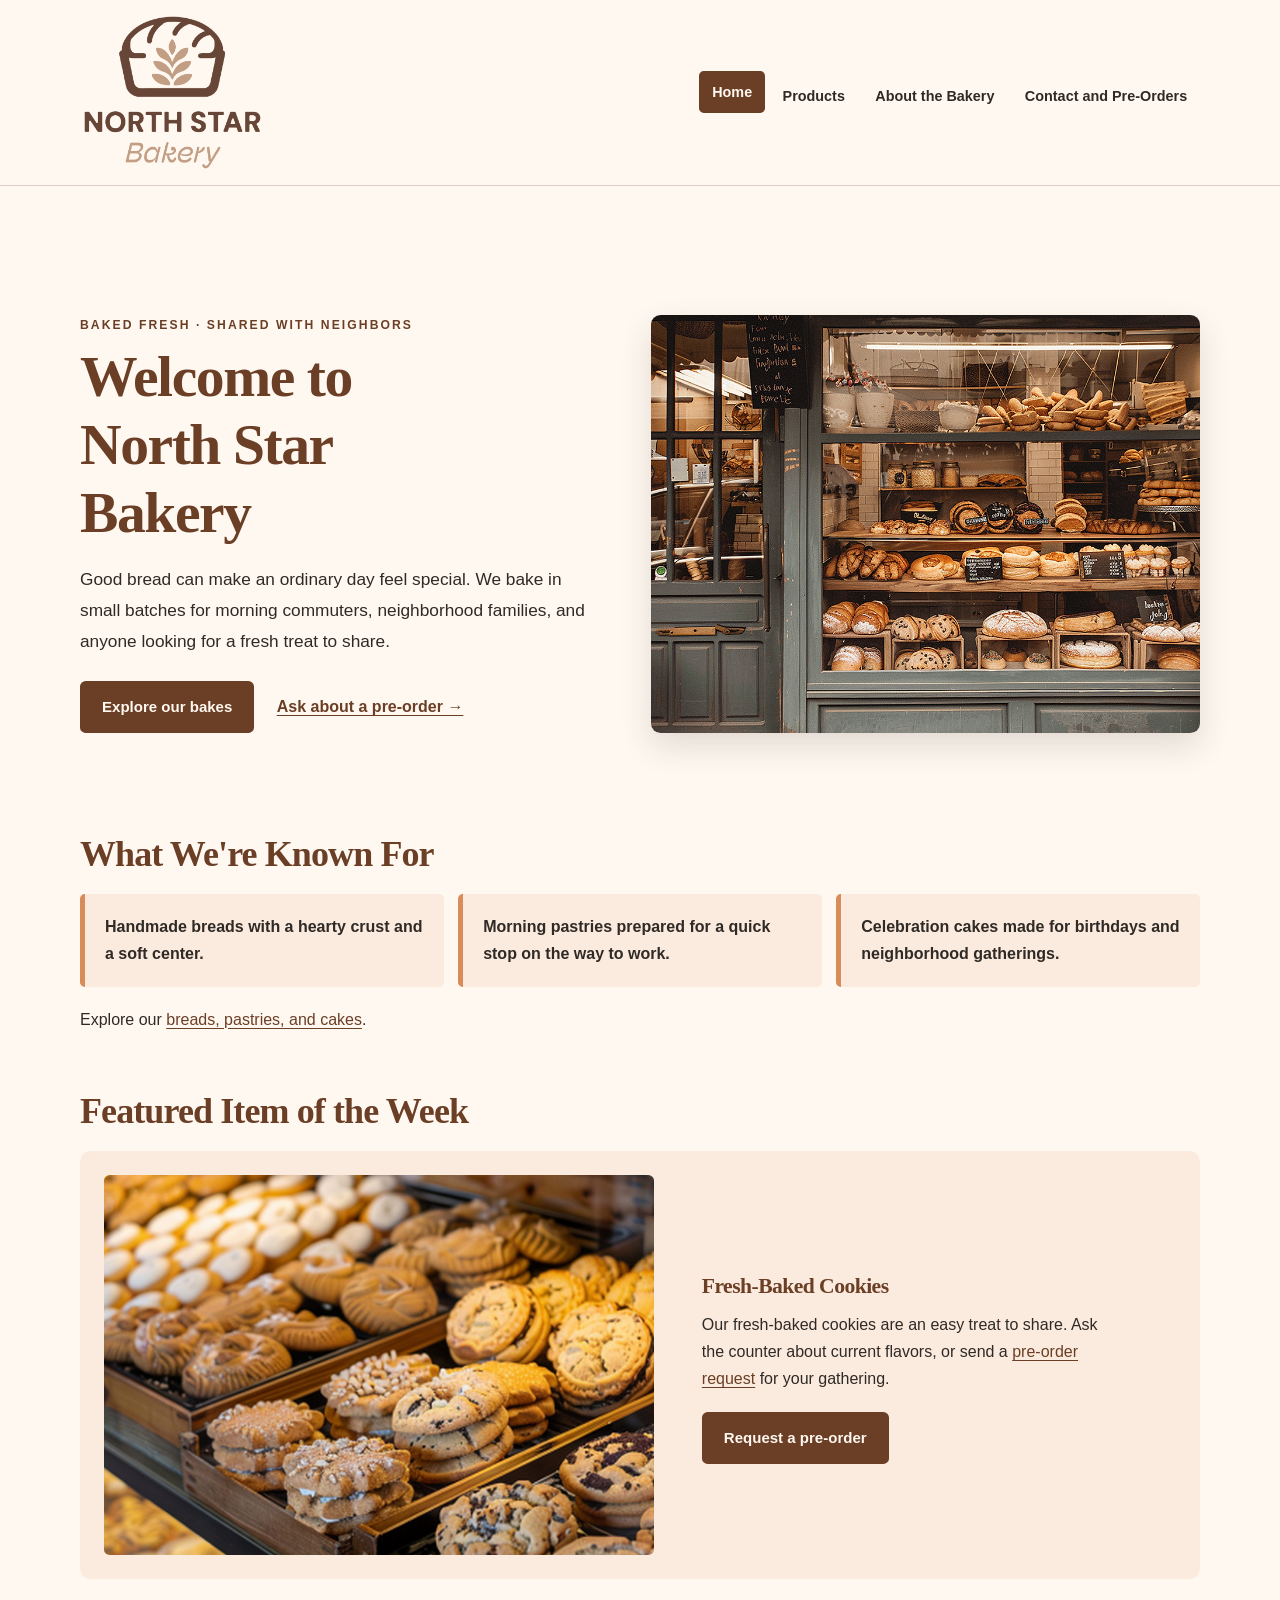
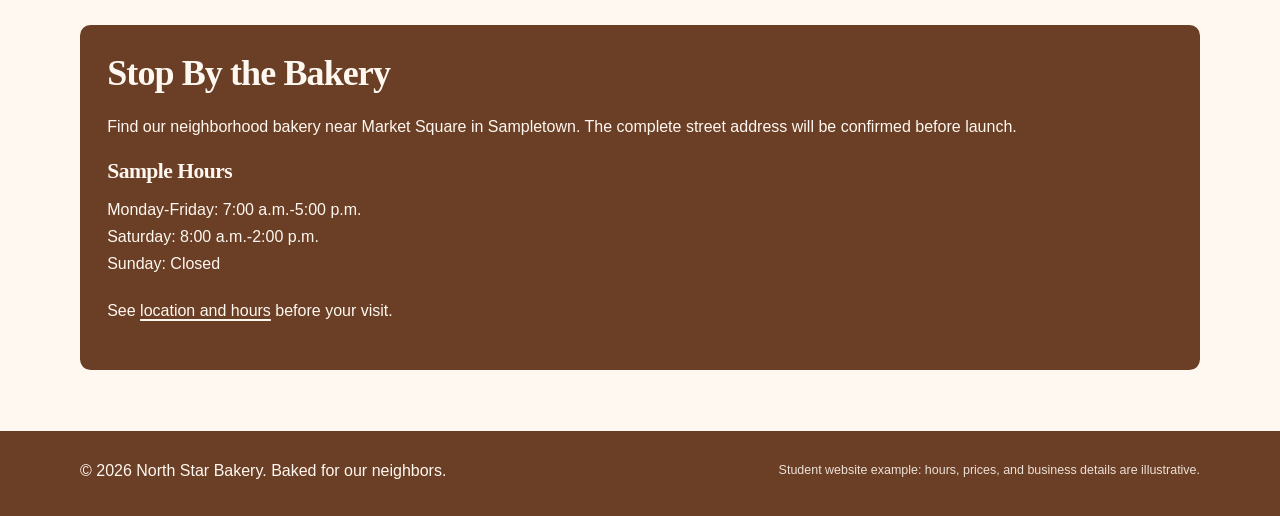
<file: index.html>
<!DOCTYPE html>

<html lang="en">
<head>
<meta charset="utf-8"/>
<meta content="width=device-width, initial-scale=1.0" name="viewport"/>
<meta content="Discover fresh breads, pastries, and cakes at North Star Bakery." name="description"/>
<title>Home | North Star Bakery</title>
<link href="styles.css" rel="stylesheet"/></head>
<body>
<a class="skip-link" href="#main-content">Skip to main content</a>
<header class="site-header"><div class="container header-inner"><a aria-label="North Star Bakery home" class="brand" href="index.html"><img alt="North Star Bakery logo with a bread loaf illustration" class="brand-logo" height="134" src="assets/bakery-logo-site.png" width="190"/></a><nav aria-label="Main navigation" class="site-nav">
<ul class="nav-list">
<li><a aria-current="page" class="active" href="index.html">Home</a></li>
<li><a href="products.html">Products</a></li>
<li><a href="about.html">About the Bakery</a></li>
<li><a href="contact.html">Contact and Pre-Orders</a></li>
</ul>
</nav></div></header>
<main class="container main-content" id="main-content"><section aria-labelledby="home-title" class="hero content-section"><div class="hero-copy"><p class="eyebrow">BAKED FRESH · SHARED WITH NEIGHBORS</p><h1 id="home-title">Welcome to North Star Bakery</h1><p class="lead">Good bread can make an ordinary day feel special. We bake in small
      batches for morning commuters, neighborhood families, and anyone
      looking for a fresh treat to share.</p><div class="hero-actions"><a class="button button-primary" href="products.html">Explore our bakes</a><a class="text-action" href="contact.html">Ask about a pre-order →</a></div></div><img alt="Welcoming bakery storefront with fresh breads and pastries in the window" class="hero-image" height="715" src="assets/bakery-storefront_c.png" width="1200"/></section>


<section aria-labelledby="known-for" class="content-section known-section">
<h2 id="known-for">What We're Known For</h2>
<ul class="benefit-list">
<li>Handmade breads with a hearty crust and a soft center.</li>
<li>Morning pastries prepared for a quick stop on the way to work.</li>
<li>Celebration cakes made for birthdays and neighborhood gatherings.</li>
</ul>
<p>Explore our <a href="products.html">breads, pastries, and cakes</a>.</p>
</section>
<section aria-labelledby="weekly-feature" class="content-section featured-section">
<h2 id="weekly-feature">Featured Item of the Week</h2><div class="feature-layout"><picture class="feature-picture">
<source media="(max-width: 600px)" srcset="assets/bakery-feature-small_c.png"/>
<img alt="Assorted cookies and pastries arranged in the bakery display case" height="600" src="assets/bakery-feature-large_c.png" width="1200"/>
</picture><div class="feature-copy"><h3>Fresh-Baked Cookies</h3><p>Our fresh-baked cookies are an easy treat to share. Ask
        the counter about current flavors, or send a
        <a href="contact.html">pre-order request</a> for your gathering.</p><a class="button button-primary" href="contact.html">Request a pre-order</a></div></div>



</section>
<section aria-labelledby="visit" class="content-section visit-panel">
<h2 id="visit">Stop By the Bakery</h2>
<p>Find our neighborhood bakery near Market Square in Sampletown.
        The complete street address will be confirmed before launch.</p>
<h3>Sample Hours</h3>
<p>Monday-Friday: 7:00 a.m.-5:00 p.m.<br/>
        Saturday: 8:00 a.m.-2:00 p.m.<br/>
        Sunday: Closed</p>
<p>See <a href="contact.html#location-hours">location and hours</a>
        before your visit.</p>
</section>
</main>
<footer class="site-footer"><div class="container footer-inner"><p>© 2026 North Star Bakery. Baked for our neighbors.</p><p>Student website example: hours, prices, and business details are illustrative.</p></div></footer>
</body>
</html>
</file>
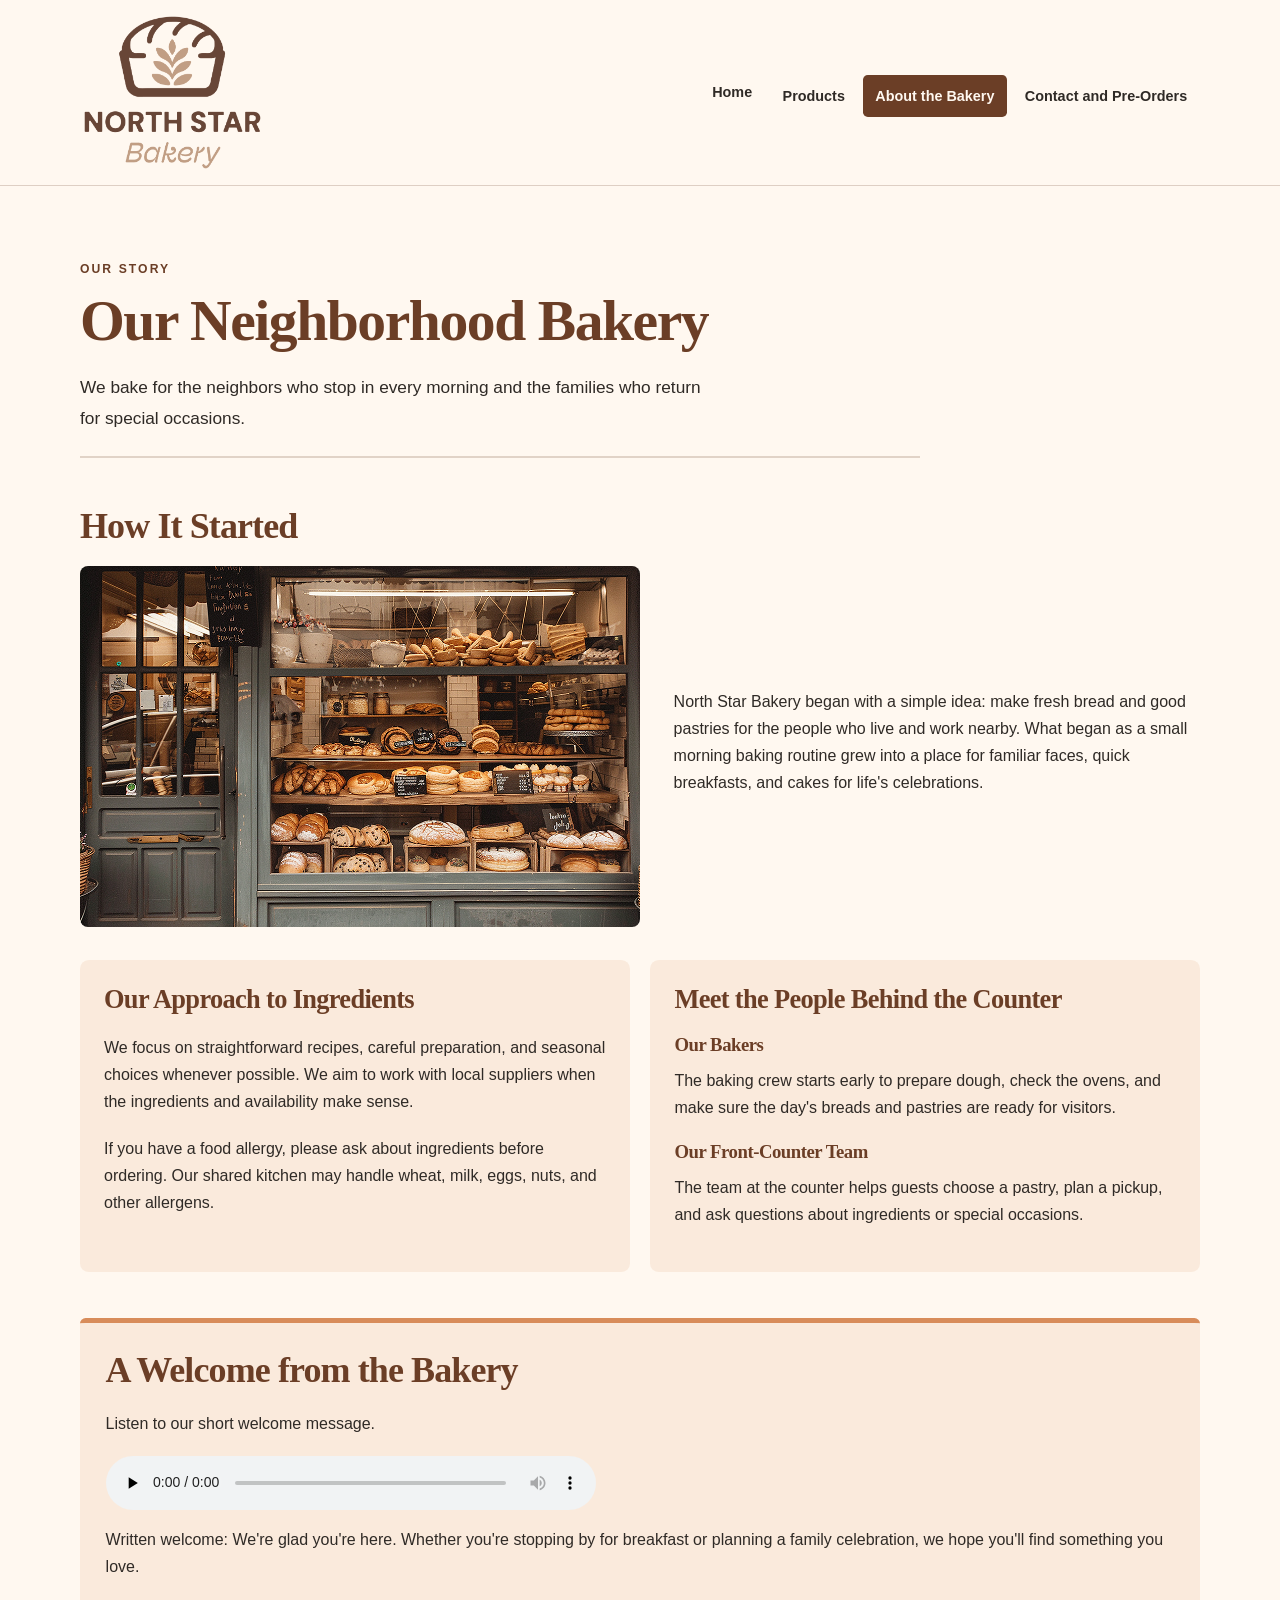
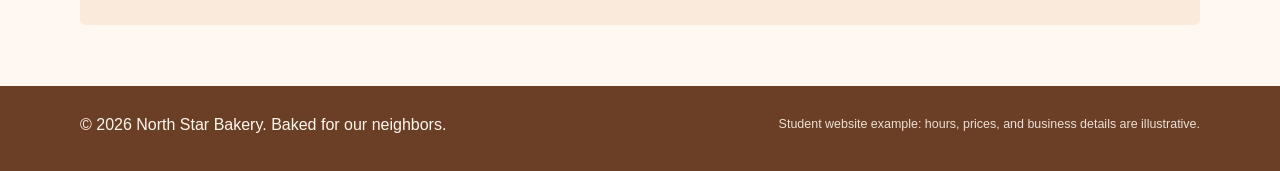
<file: about.html>
<!DOCTYPE html>

<html lang="en">
<head>
<meta charset="utf-8"/>
<meta content="width=device-width, initial-scale=1.0" name="viewport"/>
<meta content="Learn about the story, ingredients, and people behind North Star Bakery." name="description"/>
<title>About | North Star Bakery</title>
<link href="styles.css" rel="stylesheet"/></head>
<body>
<a class="skip-link" href="#main-content">Skip to main content</a>
<header class="site-header"><div class="container header-inner"><a aria-label="North Star Bakery home" class="brand" href="index.html"><img alt="North Star Bakery logo with a bread loaf illustration" class="brand-logo" height="134" src="assets/bakery-logo-site.png" width="190"/></a><nav aria-label="Main navigation" class="site-nav">
<ul class="nav-list">
<li><a href="index.html">Home</a></li>
<li><a href="products.html">Products</a></li>
<li><a aria-current="page" class="active" href="about.html">About the Bakery</a></li>
<li><a href="contact.html">Contact and Pre-Orders</a></li>
</ul>
</nav></div></header>
<main class="container main-content" id="main-content"><div class="page-intro"><p class="eyebrow">OUR STORY</p><h1>Our Neighborhood Bakery</h1><p class="lead">We bake for the neighbors who stop in every morning and the families who return for special occasions.</p></div>

<section aria-labelledby="our-story" class="content-section story-section">
<h2 id="our-story">How It Started</h2><div class="story-layout"><img alt="Bakery storefront with windows displaying shelves of fresh bread" height="715" src="assets/bakery-storefront_c.png" width="1200"/><p>North Star Bakery began with a simple idea: make fresh bread and
        good pastries for the people who live and work nearby. What began
        as a small morning baking routine grew into a place for familiar
        faces, quick breakfasts, and cakes for life's celebrations.</p></div>


</section><div class="about-card-grid"><section aria-labelledby="ingredients" class="content-section info-card">
<h2 id="ingredients">Our Approach to Ingredients</h2>
<p>We focus on straightforward recipes, careful preparation, and
        seasonal choices whenever possible. We aim to work with local
        suppliers when the ingredients and availability make sense.</p>
<p>If you have a food allergy, please ask about ingredients before
        ordering. Our shared kitchen may handle wheat, milk, eggs, nuts,
        and other allergens.</p>
</section><section aria-labelledby="team" class="content-section info-card">
<h2 id="team">Meet the People Behind the Counter</h2>
<h3>Our Bakers</h3>
<p>The baking crew starts early to prepare dough, check the ovens,
        and make sure the day's breads and pastries are ready for visitors.</p>
<h3>Our Front-Counter Team</h3>
<p>The team at the counter helps guests choose a pastry, plan a
        pickup, and ask questions about ingredients or special occasions.</p>
</section></div>


<section aria-labelledby="welcome-audio" class="content-section audio-panel">
<h2 id="welcome-audio">A Welcome from the Bakery</h2>
<p>Listen to our short welcome message.</p>
<audio controls="" preload="none">
<source src="assets/bakery-welcome_c.mp3" type="audio/mpeg"/>
        Your browser cannot play this audio. Welcome to North Star Bakery,
        a neighborhood place for handmade breads, pastries, and cakes.
      </audio>
<p>Written welcome: We're glad you're here. Whether you're
        stopping by for breakfast or planning a family celebration,
        we hope you'll find something you love.</p>
</section>
</main>
<footer class="site-footer"><div class="container footer-inner"><p>© 2026 North Star Bakery. Baked for our neighbors.</p><p>Student website example: hours, prices, and business details are illustrative.</p></div></footer>
</body>
</html>
</file>
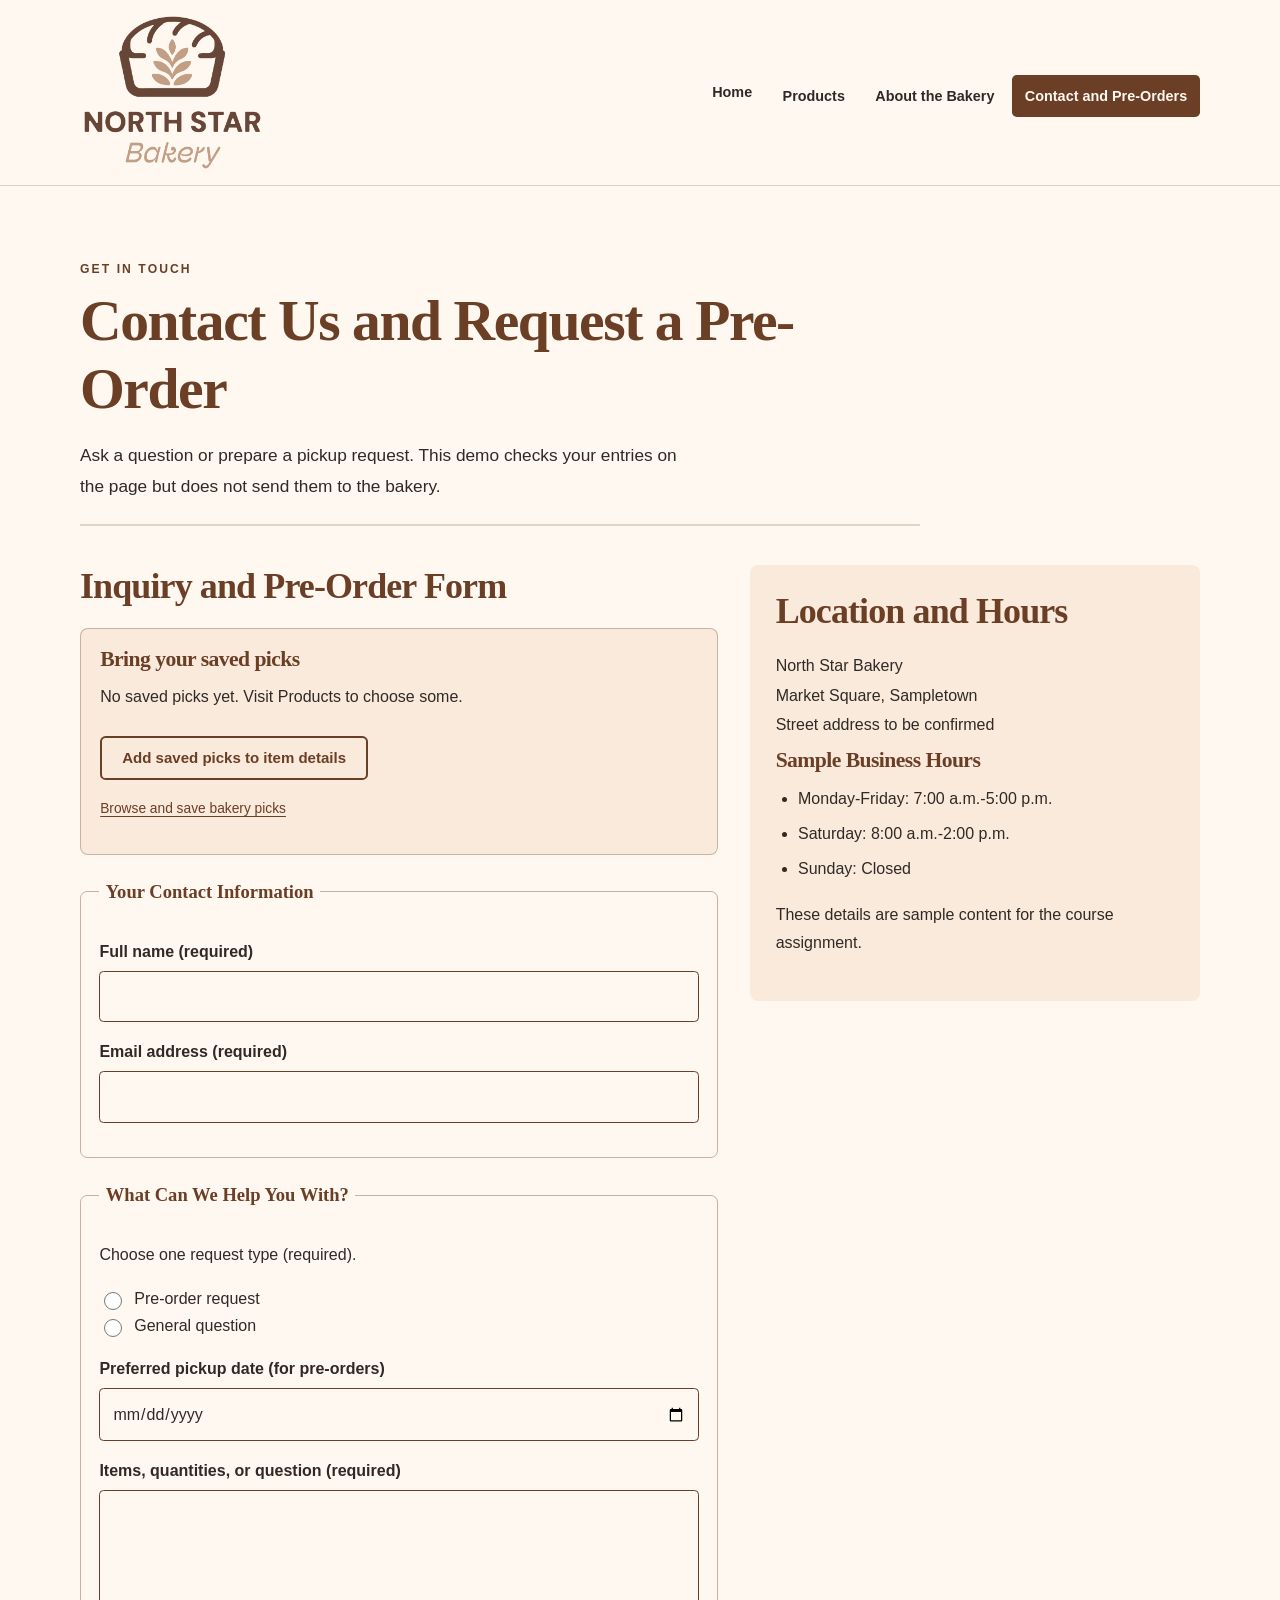
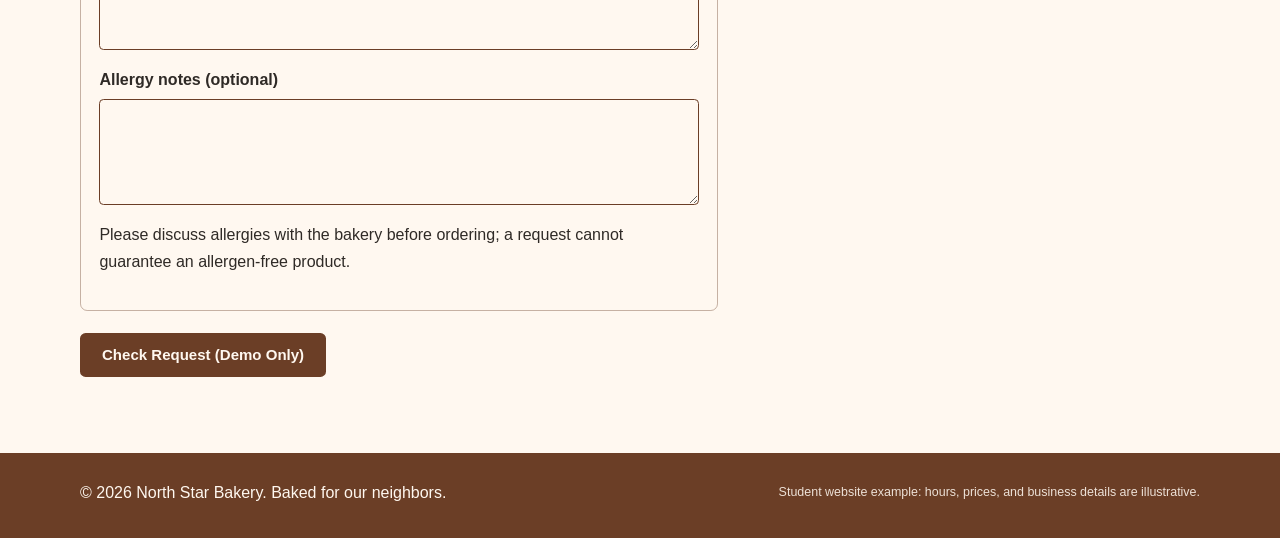
<file: contact.html>
<!DOCTYPE html>

<html lang="en">
<head>
<meta charset="utf-8"/>
<meta content="width=device-width, initial-scale=1.0" name="viewport"/>
<meta content="Ask North Star Bakery a question or plan a pickup request." name="description"/>
<title>Contact and Pre-Orders | North Star Bakery</title>
<link href="styles.css" rel="stylesheet"/><script defer="" src="script.js"></script></head>
<body>
<a class="skip-link" href="#main-content">Skip to main content</a>
<header class="site-header"><div class="container header-inner"><a aria-label="North Star Bakery home" class="brand" href="index.html"><img alt="North Star Bakery logo with a bread loaf illustration" class="brand-logo" height="134" src="assets/bakery-logo-site.png" width="190"/></a><nav aria-label="Main navigation" class="site-nav">
<ul class="nav-list">
<li><a href="index.html">Home</a></li>
<li><a href="products.html">Products</a></li>
<li><a href="about.html">About the Bakery</a></li>
<li><a aria-current="page" class="active" href="contact.html">Contact and Pre-Orders</a></li>
</ul>
</nav></div></header>
<main class="container main-content" id="main-content"><div class="page-intro"><p class="eyebrow">GET IN TOUCH</p><h1>Contact Us and Request a Pre-Order</h1><p class="lead">Ask a question or prepare a pickup request. This demo checks your entries on the page but does not send them to the bakery.</p></div>
<div class="contact-layout"><section aria-labelledby="request-heading" class="content-section form-panel">
<h2 id="request-heading">Inquiry and Pre-Order Form</h2>

<div aria-labelledby="saved-inquiry-heading" class="saved-inquiry">
<h3 id="saved-inquiry-heading">Bring your saved picks</h3>
<p aria-live="polite" id="saved-inquiry-summary">Favorites you save on the Products page will show up here.</p>
<button class="button button-outline" id="use-favorites" type="button">Add saved picks to item details</button>
<p class="small-note"><a href="products.html#favorites">Browse and save bakery picks</a></p>
</div><form action="#" id="bakery-request-form" method="post">
<fieldset class="form-group">
<legend>Your Contact Information</legend>
<p>
<label for="customer-name">Full name (required)</label><br/>
<input aria-describedby="name-error" autocomplete="name" id="customer-name" maxlength="80" minlength="2" name="customer_name" required="" type="text"/><span aria-live="polite" class="field-error" id="name-error"></span>
</p>
<p>
<label for="customer-email">Email address (required)</label><br/>
<input aria-describedby="email-error" autocomplete="email" id="customer-email" name="customer_email" required="" type="email"/><span aria-live="polite" class="field-error" id="email-error"></span>
</p>
</fieldset>
<fieldset class="form-group">
<legend>What Can We Help You With?</legend>
<p>Choose one request type (required).</p>
<p>
<input aria-describedby="type-error" id="pre-order" name="request_type" required="" type="radio" value="pre-order"/>
<label class="radio-label" for="pre-order">Pre-order request</label><br/>
<input aria-describedby="type-error" id="question" name="request_type" type="radio" value="general-question"/>
<label class="radio-label" for="question">General question</label>
<span aria-live="polite" class="field-error" id="type-error"></span></p><p aria-live="polite" class="small-note" id="remembered-choice"></p>
<p>
<label for="pickup-date">Preferred pickup date (for pre-orders)</label><br/>
<input aria-describedby="date-error" id="pickup-date" name="pickup_date" type="date"/><span aria-live="polite" class="field-error" id="date-error"></span>
</p>
<p>
<label for="item-details">Items, quantities, or question (required)</label><br/>
<textarea aria-describedby="details-error" cols="45" id="item-details" maxlength="800" minlength="10" name="item_details" required="" rows="5"></textarea><span aria-live="polite" class="field-error" id="details-error"></span>
</p>
<p>
<label for="allergy-notes">Allergy notes (optional)</label><br/>
<textarea cols="45" id="allergy-notes" maxlength="500" name="allergy_notes" rows="3"></textarea>
</p>
<p>Please discuss allergies with the bakery before ordering;
            a request cannot guarantee an allergen-free product.</p>
</fieldset>
<p><button class="button button-primary" type="submit">Check Request (Demo Only)</button></p><p aria-live="polite" id="form-status" role="status"></p>
</form>
</section><section aria-labelledby="visit-us" class="content-section location-panel" id="location-hours">
<h2 id="visit-us">Location and Hours</h2>
<address>
        North Star Bakery<br/>
        Market Square, Sampletown<br/>
        Street address to be confirmed
      </address>
<h3>Sample Business Hours</h3>
<ul>
<li>Monday-Friday: 7:00 a.m.-5:00 p.m.</li>
<li>Saturday: 8:00 a.m.-2:00 p.m.</li>
<li>Sunday: Closed</li>
</ul>
<p>These details are sample content for the course assignment.</p>
</section></div></main>
<footer class="site-footer"><div class="container footer-inner"><p>© 2026 North Star Bakery. Baked for our neighbors.</p><p>Student website example: hours, prices, and business details are illustrative.</p></div></footer>
</body>
</html>
</file>
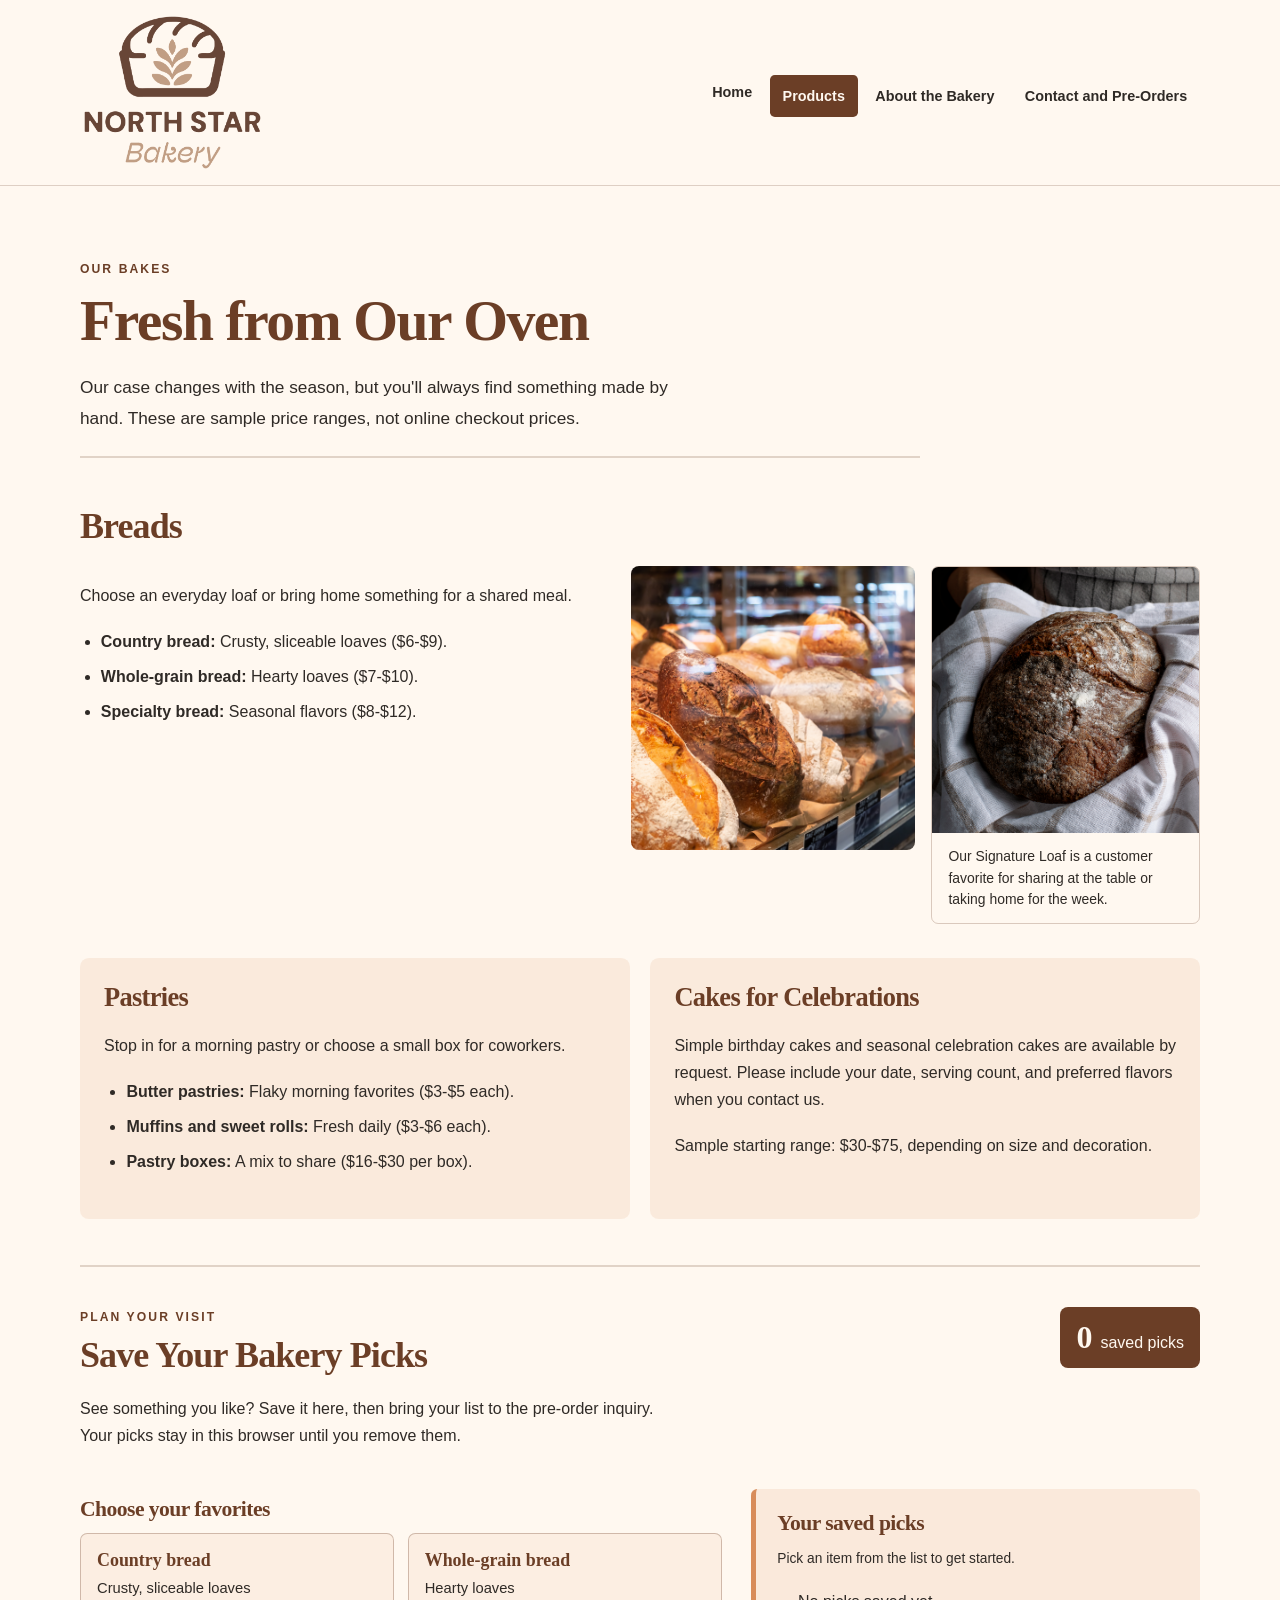
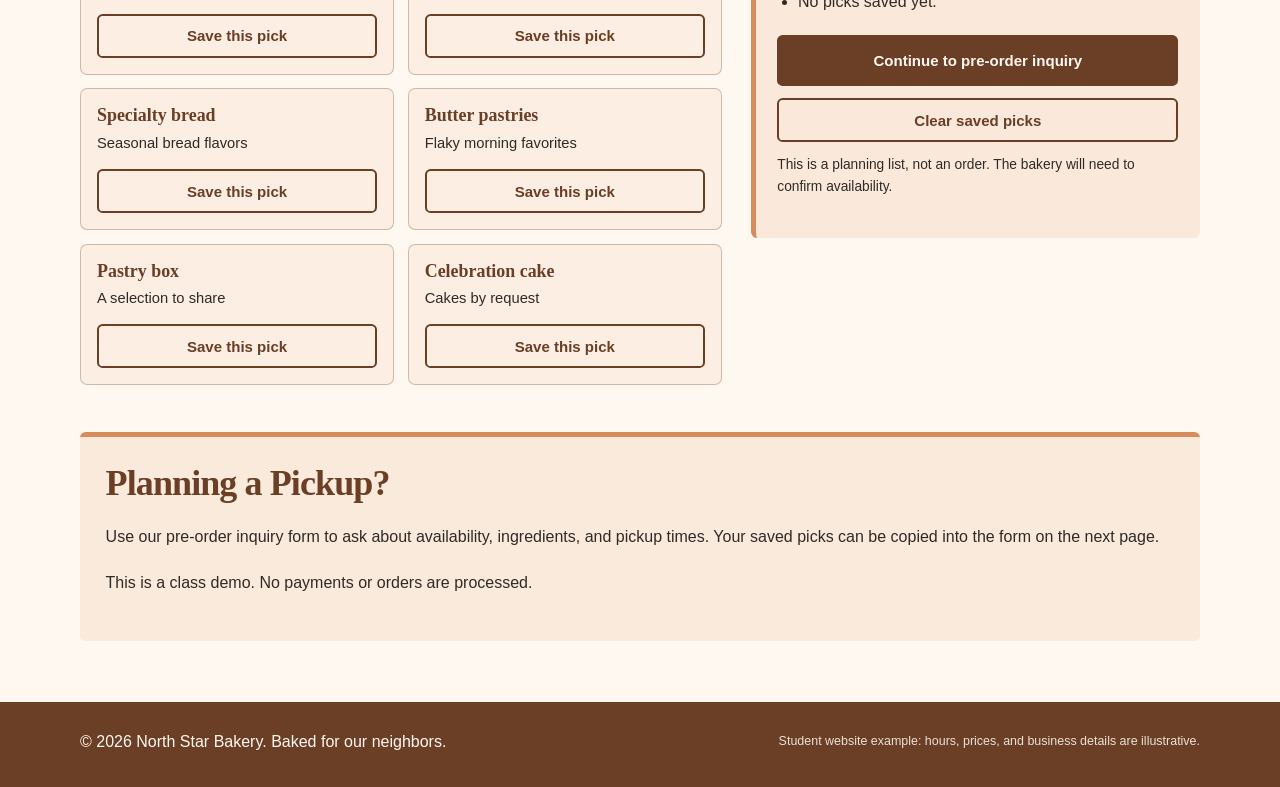
<file: products.html>
<!DOCTYPE html>

<html lang="en">
<head>
<meta charset="utf-8"/>
<meta content="width=device-width, initial-scale=1.0" name="viewport"/>
<meta content="Browse North Star Bakery breads, pastries, cakes, and sample prices." name="description"/>
<title>Products | North Star Bakery</title>
<link href="styles.css" rel="stylesheet"/><script defer="" src="script.js"></script></head>
<body>
<a class="skip-link" href="#main-content">Skip to main content</a>
<header class="site-header"><div class="container header-inner"><a aria-label="North Star Bakery home" class="brand" href="index.html"><img alt="North Star Bakery logo with a bread loaf illustration" class="brand-logo" height="134" src="assets/bakery-logo-site.png" width="190"/></a><nav aria-label="Main navigation" class="site-nav">
<ul class="nav-list">
<li><a href="index.html">Home</a></li>
<li><a aria-current="page" class="active" href="products.html">Products</a></li>
<li><a href="about.html">About the Bakery</a></li>
<li><a href="contact.html">Contact and Pre-Orders</a></li>
</ul>
</nav></div></header>
<main class="container main-content" id="main-content"><div class="page-intro"><p class="eyebrow">OUR BAKES</p><h1>Fresh from Our Oven</h1><p class="lead">Our case changes with the season, but you'll always find something
      made by hand. These are sample price ranges, not online checkout prices.</p></div>
<section aria-labelledby="breads" class="content-section bread-section">
<h2 id="breads">Breads</h2><div class="bread-layout"><div class="bread-copy"><p>Choose an everyday loaf or bring home something for a shared meal.</p><ul>
<li><strong>Country bread:</strong> Crusty, sliceable loaves ($6-$9).</li>
<li><strong>Whole-grain bread:</strong> Hearty loaves ($7-$10).</li>
<li><strong>Specialty bread:</strong> Seasonal flavors ($8-$12).</li>
</ul></div><div class="bread-photos"><img alt="Round crusty artisan bread loaves displayed at the bakery" class="product-main-image" height="1000" src="assets/bakery-bread_c.png" width="1000"/><figure class="signature-figure">
<img alt="Round flour-dusted Signature Loaf resting on a white cloth" height="1024" src="assets/bakery-signature-loaf_c.png" width="1024"/>
<figcaption>Our Signature Loaf is a customer favorite for sharing
          at the table or taking home for the week.</figcaption>
</figure></div></div>
</section><div class="product-card-grid"><section aria-labelledby="pastries" class="content-section info-card">
<h2 id="pastries">Pastries</h2>
<p>Stop in for a morning pastry or choose a small box for coworkers.</p>
<ul>
<li><strong>Butter pastries:</strong> Flaky morning favorites ($3-$5 each).</li>
<li><strong>Muffins and sweet rolls:</strong> Fresh daily ($3-$6 each).</li>
<li><strong>Pastry boxes:</strong> A mix to share ($16-$30 per box).</li>
</ul>
</section><section aria-labelledby="cakes" class="content-section info-card">
<h2 id="cakes">Cakes for Celebrations</h2>
<p>Simple birthday cakes and seasonal celebration cakes are available
        by request. Please include your date, serving count, and preferred
        flavors when you contact us.</p>
<p>Sample starting range: $30-$75, depending on size and decoration.</p>
</section></div>

<section aria-labelledby="favorites-heading" class="content-section favorites-section" id="favorites">
<div class="favorites-intro">
<div><p class="eyebrow">PLAN YOUR VISIT</p><h2 id="favorites-heading">Save Your Bakery Picks</h2>
<p>See something you like? Save it here, then bring your list to the pre-order inquiry. Your picks stay in this browser until you remove them.</p></div>
<div aria-live="polite" class="saved-counter"><strong id="favorites-count">0</strong><span> saved picks</span></div>
</div>
<div class="favorites-layout">
<div><h3>Choose your favorites</h3><div class="favorite-catalog" id="favorite-catalog"></div>
<noscript><p>Enable JavaScript to save your bakery picks. You can still browse all our breads and pastries above.</p></noscript></div>
<aside aria-labelledby="saved-heading" class="saved-panel">
<h3 id="saved-heading">Your saved picks</h3>
<p aria-live="polite" class="small-note" id="favorites-note"></p>
<ul class="saved-list" id="favorites-list"><li>No picks saved yet.</li></ul>
<a class="button button-primary" href="contact.html">Continue to pre-order inquiry</a>
<button class="button button-outline" id="clear-favorites" type="button">Clear saved picks</button>
<p class="small-note">This is a planning list, not an order. The bakery will need to confirm availability.</p>
</aside>
</div>
</section>
<section aria-labelledby="planning" class="content-section planning-panel">
<h2 id="planning">Planning a Pickup?</h2>
<p>Use our pre-order inquiry form to ask about availability, ingredients, and pickup times. Your saved picks can be copied into the form on the next page.</p>
<p>This is a class demo. No payments or orders are processed.</p>
</section>
</main>
<footer class="site-footer"><div class="container footer-inner"><p>© 2026 North Star Bakery. Baked for our neighbors.</p><p>Student website example: hours, prices, and business details are illustrative.</p></div></footer>
</body>
</html>
</file>
<file: styles.css>
/* North Star Bakery — Touchstone 3
   Four-color design system, two built-in fonts, mobile-first layout.
   Colors: cream #FFF8F0, brown #6B3E26, peach #D88C5A, charcoal #2F2A26.
   Fonts: Georgia (headings) and Arial (body and interface).
*/
:root {
  --cream: #FFF8F0;
  --brown: #6B3E26;
  --peach: #D88C5A;
  --charcoal: #2F2A26;
  --font-heading: Georgia, serif;
  --font-body: Arial, sans-serif;
}
*, *::before, *::after { box-sizing: border-box; }
html { scroll-behavior: smooth; }
body {
  margin: 0;
  background: var(--cream);
  color: var(--charcoal);
  font-family: var(--font-body);
  font-size: 1rem;
  line-height: 1.7;
}
img, picture { max-width: 100%; }
img { display: block; height: auto; }
a { color: var(--brown); text-underline-offset: 3px; }
a:hover { text-decoration-thickness: 2px; }
:focus-visible { outline: 3px solid var(--peach); outline-offset: 4px; }
.container { width: min(100% - 2rem, 1120px); margin-inline: auto; }
.skip-link {
  position: absolute; left: 1rem; top: -5rem; z-index: 100;
  padding: .65rem 1rem; color: var(--cream); background: var(--brown);
}
.skip-link:focus { top: .65rem; }
.site-header { border-bottom: 1px solid rgba(107,62,38,.22); }
.header-inner { display: flex; flex-direction: column; align-items: center; gap: .5rem; padding-block: 1rem .75rem; }
.brand { display: block; width: 158px; flex: 0 0 auto; }
.brand-logo { display: block; width: 100%; height: auto; }
.site-nav { width: 100%; }
.nav-list { list-style: none; margin: 0; padding: 0; display: flex; flex-wrap: wrap; align-items: center; justify-content: center; gap: .4rem; }
.nav-list a { display: block; padding: .45rem .7rem; border-radius: .3rem; color: var(--charcoal); text-decoration: none; font-weight: 700; font-size: .87rem; }
.nav-list a:hover { background: rgba(216,140,90,.18); }
.nav-list a.active { background: var(--brown); color: var(--cream); }
.main-content { padding-block: 1.5rem 3.8rem; }
h1, h2, h3 { font-family: var(--font-heading); color: var(--brown); line-height: 1.18; letter-spacing: -.025em; }
h1 { font-size: clamp(2.35rem, 7vw, 3.6rem); margin: .45rem 0 1.05rem; }
h2 { font-size: clamp(1.65rem, 4vw, 2.25rem); margin: 0 0 1.15rem; }
h3 { font-size: 1.35rem; margin: .5rem 0 .65rem; }
p, ul, ol { margin-block: .7rem 1.2rem; }
ul { padding-left: 1.4rem; }
li + li { margin-top: .5rem; }
.eyebrow { color: var(--brown); font-size: .76rem; font-weight: 800; letter-spacing: .17em; text-transform: uppercase; margin: 0; }
.lead { font-size: 1.08rem; line-height: 1.8; max-width: 65ch; }
.page-intro { max-width: 840px; padding: 2.6rem 0 1.4rem; border-bottom: 2px solid rgba(107,62,38,.2); margin-bottom: 2.4rem; }
.page-intro .lead { margin-bottom: 0; }
.content-section { margin-top: 2.9rem; }
.button { display: inline-flex; align-items: center; justify-content: center; min-height: 44px; padding: .7rem 1.25rem; font-family: var(--font-body); font-weight: 700; font-size: .94rem; border-radius: .35rem; border: 2px solid transparent; text-decoration: none; cursor: pointer; transition: background-color .15s ease, transform .15s ease; }
.button-primary { color: var(--cream); background: var(--brown); border-color: var(--brown); }
.button-primary:hover { background: var(--charcoal); border-color: var(--charcoal); }
.text-action { font-weight: 700; }
/* Home */
.hero { display: flex; flex-direction: column; gap: 1.5rem; align-items: center; padding: 2.1rem 0 1.3rem; }
.hero-copy { width: 100%; }
.hero-copy h1 { max-width: 14ch; }
.hero-copy .lead { margin-block: 1rem 1.5rem; }
.hero-actions { display: flex; flex-wrap: wrap; align-items: center; gap: 1rem 1.4rem; }
.hero-image { width: 100%; aspect-ratio: 1.55; object-fit: cover; border-radius: .6rem; box-shadow: 0 13px 32px rgba(47,42,38,.14); }
.known-section { padding-top: 1.35rem; }
.benefit-list { list-style: none; padding: 0; display: flex; flex-direction: column; gap: .9rem; }
.benefit-list li { flex: 1; margin: 0; padding: 1.2rem 1.25rem; border-left: 5px solid var(--peach); background: rgba(216,140,90,.12); border-radius: .3rem; font-weight: 600; }
.featured-section { margin-top: 3.6rem; }
.feature-layout { display: flex; flex-direction: column; gap: 1.25rem; background: rgba(216,140,90,.12); border-radius: .65rem; padding: 1rem; }
.feature-picture { width: 100%; }
.feature-picture img { width: 100%; aspect-ratio: 1.45; object-fit: cover; border-radius: .35rem; }
.feature-copy { align-self: center; padding: .4rem; }
.feature-copy p { max-width: 45ch; }
.visit-panel { padding: 1.7rem; border-radius: .65rem; background: var(--brown); color: var(--cream); }
.visit-panel h2, .visit-panel h3 { color: var(--cream); }
.visit-panel a { color: var(--cream); text-decoration-thickness: 2px; }
/* Products */
.bread-layout, .story-layout { display: flex; flex-direction: column; gap: 1.6rem; align-items: flex-start; }
.bread-copy { flex: 1; }
.bread-copy ul { padding-left: 1.3rem; }
.bread-photos { flex: 1.1; display: flex; flex-direction: column; gap: 1rem; width: 100%; }
.product-main-image { width: 100%; max-height: 320px; object-fit: cover; border-radius: .5rem; }
.signature-figure { margin: 0; border: 1px solid rgba(107,62,38,.25); border-radius: .45rem; overflow: hidden; }
.signature-figure img { width: 100%; max-height: 310px; object-fit: cover; }
figcaption { padding: .8rem 1rem; font-size: .87rem; line-height: 1.55; }
.product-card-grid, .about-card-grid { display: flex; flex-direction: column; gap: 1.2rem; margin-block: 2.1rem; }
.info-card { flex: 1; min-width: 0; margin: 0; background: rgba(216,140,90,.13); border-radius: .55rem; padding: 1.5rem; }
.info-card h2 { font-size: 1.65rem; }
.info-card h3 { font-size: 1.17rem; }
.planning-panel, .audio-panel { padding: 1.6rem; border-top: 5px solid var(--peach); background: rgba(216,140,90,.13); border-radius: .35rem; }
/* About */
.story-layout > img { width: 100%; aspect-ratio: 1.55; object-fit: cover; border-radius: .5rem; }
.story-layout p { flex: 1; align-self: center; }
audio { display: block; width: 100%; max-width: 490px; margin: 1rem 0; }
/* Contact */
.contact-layout { display: flex; flex-direction: column; gap: 1.5rem; align-items: flex-start; }
.form-panel, .location-panel { min-width: 0; width: 100%; margin-top: 0; }
.form-panel { flex: 1.6; }
.location-panel { flex: 1; padding: 1.6rem; border-radius: .5rem; background: rgba(216,140,90,.13); }
form { max-width: 100%; }
.form-group { margin: 0 0 1.35rem; min-width: 0; padding: 1.15rem; border: 1px solid rgba(107,62,38,.38); border-radius: .45rem; }
legend { padding: 0 .4rem; color: var(--brown); font-family: var(--font-heading); font-size: 1.16rem; font-weight: 700; }
label { font-weight: 700; }
input:not([type=radio]), textarea { display: block; width: 100%; max-width: 100%; padding: .7rem .75rem; border: 1.5px solid var(--brown); border-radius: .28rem; margin-top: .35rem; color: var(--charcoal); background: var(--cream); font: inherit; }
textarea { resize: vertical; }
input[type=radio] { width: 1.1rem; height: 1.1rem; vertical-align: middle; accent-color: var(--brown); }
.radio-label { font-weight: 500; margin-left: .3rem; }
form p { margin-block: .75rem 1rem; }
button.button { font: 700 .94rem var(--font-body); }
address { font-style: normal; line-height: 1.85; }
/* Footer and responsiveness */
.site-footer { padding: 1.6rem 0 2rem; background: var(--brown); color: var(--cream); }
.footer-inner { display: flex; flex-direction: column; gap: .2rem; }
.footer-inner p { margin: 0; }
.footer-inner p + p { font-size: .78rem; opacity: .88; }
@media (min-width: 760px) {
  .container { width: min(100% - 4rem, 1120px); }
  .header-inner { flex-direction: row; justify-content: space-between; gap: 2.2rem; padding-block: .75rem; }
  .brand { width: 185px; }
  .site-nav { width: auto; }
  .nav-list { justify-content: flex-end; gap: .3rem; }
  .nav-list a { padding: .55rem .8rem; font-size: .9rem; }
  .main-content { padding-top: 2rem; }
  .hero { flex-direction: row; justify-content: space-between; gap: 3rem; padding-block: 3.2rem 2rem; }
  .hero-copy { flex: 1; }
  .hero-image { width: 49%; align-self: stretch; min-height: 380px; }
  .benefit-list { flex-direction: row; }
  .feature-layout { flex-direction: row; align-items: center; gap: 2rem; padding: 1.5rem; }
  .feature-picture { flex: 1.2; }
  .feature-copy { flex: 1; padding: .5rem 1rem; }
  .bread-layout, .story-layout { flex-direction: row; gap: 2.1rem; }
  .bread-copy { padding-top: .3rem; }
  .bread-photos { max-width: 55%; }
  .bread-photos { flex-direction: row; align-items: flex-start; }
  .product-main-image, .signature-figure { flex: 1; width: 50%; }
  .product-main-image { max-height: none; aspect-ratio: 1; }
  .signature-figure img { aspect-ratio: 1; }
  .product-card-grid, .about-card-grid { flex-direction: row; gap: 1.3rem; }
  .story-layout > img { width: 50%; }
  .contact-layout { flex-direction: row; align-items: flex-start; gap: 2rem; }
  .location-panel { position: sticky; top: 1rem; }
  .footer-inner { flex-direction: row; justify-content: space-between; align-items: center; gap: 2rem; }
  .footer-inner p + p { text-align: right; }
}
@media (prefers-reduced-motion: reduce) {
  html { scroll-behavior: auto; }
  .button { transition: none; }
}
/* Balanced, tap-friendly two-by-two navigation for narrow displays. */
@media (max-width: 759px) {
  .nav-list { gap: .4rem; }
  .nav-list li { flex: 1 1 calc(50% - .4rem); min-width: 0; margin: 0; }
  .nav-list a { text-align: center; padding: .55rem .15rem; font-size: .82rem; }
}


/* Touchstone 4 additions. Reuses the original four-color palette and two fonts. */
.favorites-section { border-top: 2px solid rgba(107,62,38,.2); padding-top: 2.5rem; }
.favorites-intro { display: flex; flex-direction: column; gap: .75rem; margin-bottom: 1.3rem; }
.favorites-intro h2 { margin-top: .4rem; }
.favorites-intro p { max-width: 65ch; }
.saved-counter { display: flex; align-items: baseline; gap: .5rem; align-self: flex-start; padding: .75rem 1rem; border-radius: .5rem; background: var(--brown); color: var(--cream); white-space: nowrap; }
.saved-counter strong { font: 700 2rem var(--font-heading); }
.favorites-layout { display: flex; flex-direction: column; gap: 1.4rem; align-items: flex-start; }
.favorites-layout > div { flex: 1.6; width: 100%; min-width: 0; }
.favorite-catalog { display: flex; flex-wrap: wrap; gap: .85rem; }
.favorite-item { flex: 1 1 100%; min-width: 0; border-radius: .45rem; border: 1px solid rgba(107,62,38,.3); padding: 1rem; background: rgba(216,140,90,.09); }
.favorite-item h4 { margin: 0 0 .3rem; font: 700 1.12rem var(--font-heading); color: var(--brown); }
.favorite-item p { margin: .2rem 0 .8rem; font-size: .92rem; }
.favorite-item .button { width: 100%; }
.button-outline { color: var(--brown); background: transparent; border-color: var(--brown); }
.button-outline:hover { color: var(--cream); background: var(--brown); }
.favorite-item.is-saved { border: 2px solid var(--brown); background: rgba(216,140,90,.23); }
.favorite-item.is-saved .button { color: var(--cream); background: var(--brown); }
.saved-panel { flex: 1; width: 100%; min-width: 0; background: rgba(216,140,90,.14); border-left: 5px solid var(--peach); border-radius: .4rem; padding: 1.35rem; }
.saved-panel h3 { margin-top: 0; }
.saved-list { padding-left: 1.3rem; }
.saved-panel .button { display: flex; margin: .75rem 0; width: 100%; text-align: center; }
.small-note { font-size: .86rem; line-height: 1.55; }
.saved-inquiry { padding: 1rem 1.2rem; margin: 1.3rem 0; border: 1px solid rgba(107,62,38,.33); border-radius: .5rem; background: rgba(216,140,90,.13); }
.saved-inquiry h3 { margin-top: .1rem; }
.saved-inquiry .button { margin-block: .4rem; }
.field-error { display: block; margin-top: .4rem; font-weight: 700; font-size: .9rem; line-height: 1.35; color: var(--brown); }
.field-error:empty { display: none; }
input[aria-invalid="true"], textarea[aria-invalid="true"] { outline: 2px solid var(--brown); outline-offset: 1px; }
#form-status:not(:empty) { border-left: 5px solid var(--peach); padding: .85rem 1rem; margin: 1rem 0; background: rgba(216,140,90,.15); font-weight: 700; }
#remembered-choice:empty { display: none; }
@media (min-width: 760px) {
  .favorites-intro { flex-direction: row; align-items: center; justify-content: space-between; gap: 2rem; }
  .favorites-layout { flex-direction: row; gap: 1.8rem; }
  .favorite-item { flex-basis: calc(50% - .45rem); }
  .saved-panel { position: sticky; top: 1rem; }
}
</file>
